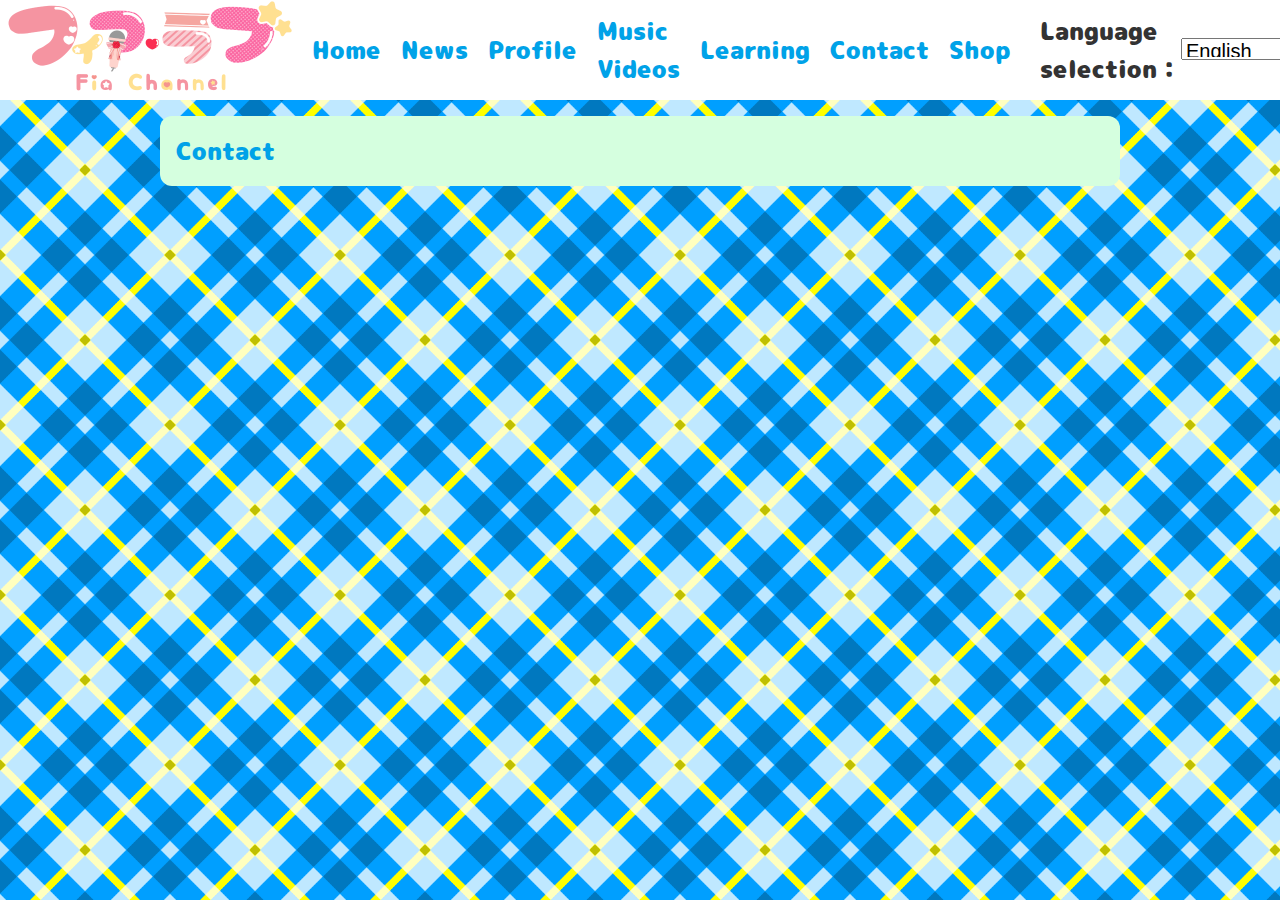
<file: contact.html>
<!DOCTYPE html>
<html lang="ja">
  <head>
    <meta charset="UTF-8">
    <meta name="viewport" content="width=device-width, initial-scale=1.0">
    <title>フィア・ラブ 公式ファンサイト</title>
    <link href="https://fonts.googleapis.com/css2?family=Hachi+Maru+Pop&display=swap" rel="stylesheet">
    <link href="https://fonts.googleapis.com/css2?family=Noto+Sans+KR:wght@400;700&display=swap" rel="stylesheet">
    <link rel="stylesheet" href="c_share.css">
    <style>
      .m{
        height: 100px;
      }

      .n_c{
        max-width: 960px;
        margin: 16px auto;
        padding: 16px;
        border-radius: 12px;
      }

      h3{
        color: rgb(0, 162, 232);
      }
    </style>
  </head>
  <body class="font_c" lang="ja">
    <div class="back_a" id="back_g">
      <script src="j_lang_w.js"></script>
      <script src="jc_data.js"></script>
      <script src="j_share.js"></script>
      <div id="menu"></div>
      <div class="m"></div>
      <div class="n_c">
        <div id="c"></div>
      </div>
    </div>
  </body>
</html>
</file>
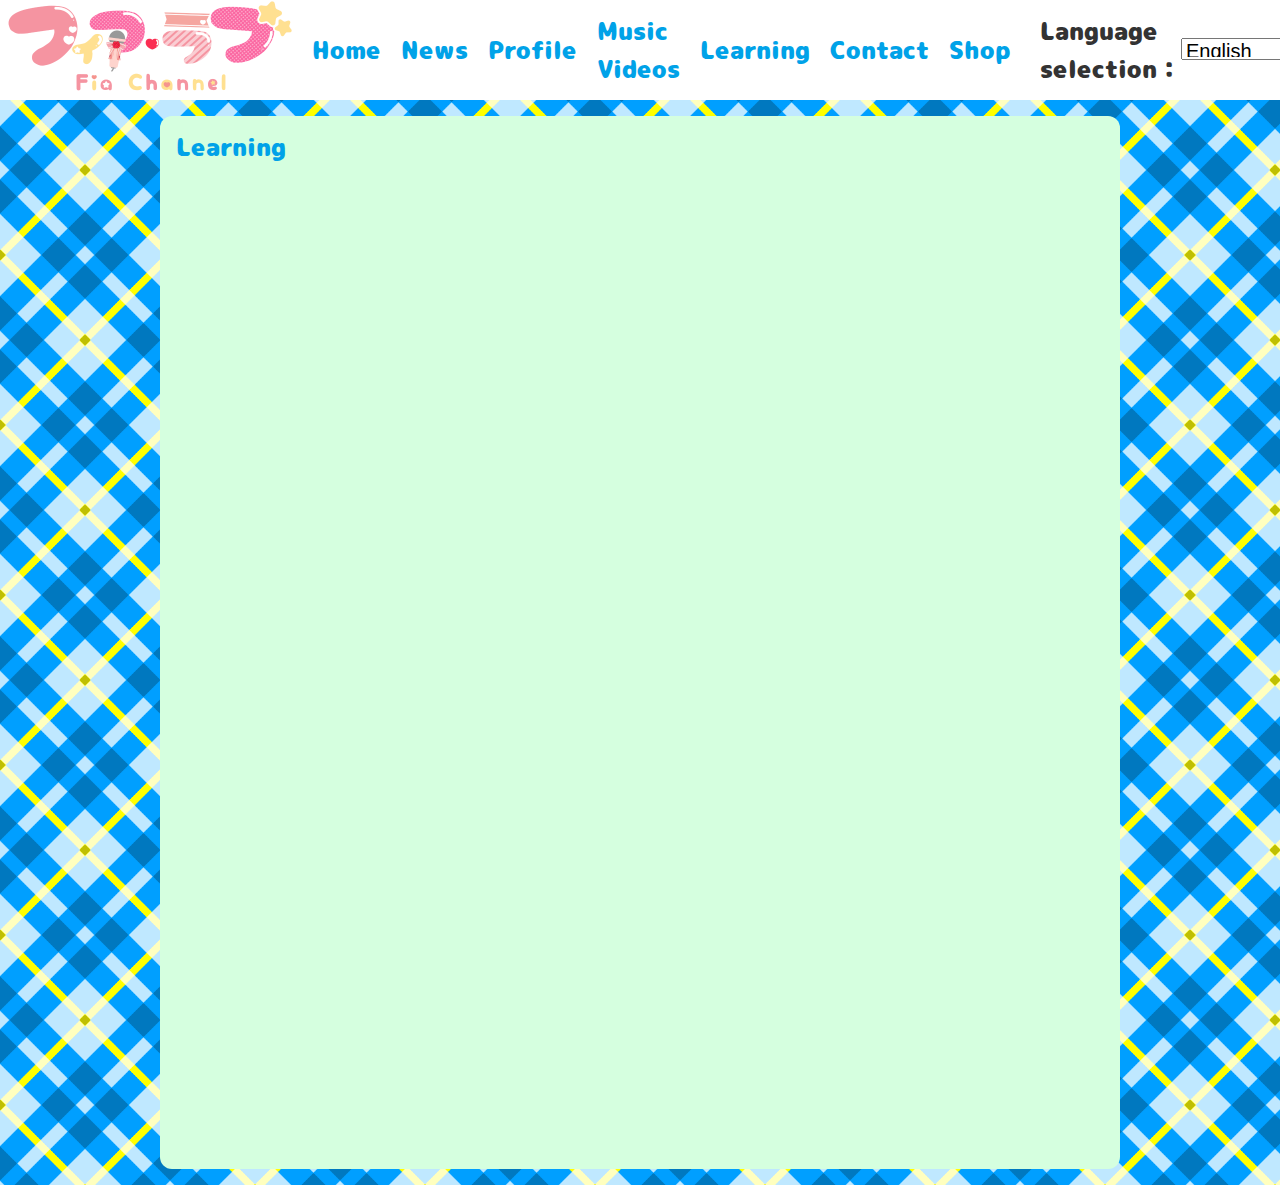
<file: learning.html>
<!DOCTYPE html>
<html lang="ja">
  <head>
    <meta charset="UTF-8">
    <meta name="viewport" content="width=device-width, initial-scale=1.0">
    <title>フィア・ラブ 公式ファンサイト</title>
    <link href="https://fonts.googleapis.com/css2?family=Hachi+Maru+Pop&display=swap" rel="stylesheet">
    <link href="https://fonts.googleapis.com/css2?family=Noto+Sans+KR:wght@400;700&display=swap" rel="stylesheet">
    <link rel="stylesheet" href="c_share.css">
    <style>
      .m{
        height: 100px;
      }

      .n_c{
        max-width: 960px;
        margin: 16px auto;
        padding-top: 11.5px;
        padding-bottom: 9px;
        padding-left: 15.5px;
        padding-right: 16px;
        border-radius: 12px;
      }

      .n_c .day{
        font-size: 12px;
        margin-bottom: -3.5px;
      }

      .n_c a{
        margin: 0 auto 0 12px;
        color: #333;
        font-weight:bold;
      }

      .pre{ white-space: pre; }

      td.a{ width: 280px;}
    </style>
    <script src="j_lang_w.js"></script>
    <script src="jl_data.js"></script>
    <script src="j_share.js"></script>
  </head>
  <body class="font_c" lang="ja">
    <div class="back_a" id="back_g">
        <div id="menu"></div>
        <div class="m"></div>
        <div class="n_c">
          <div id="l"></div>
        </div>
    </div>
  </body>
</html>
</file>
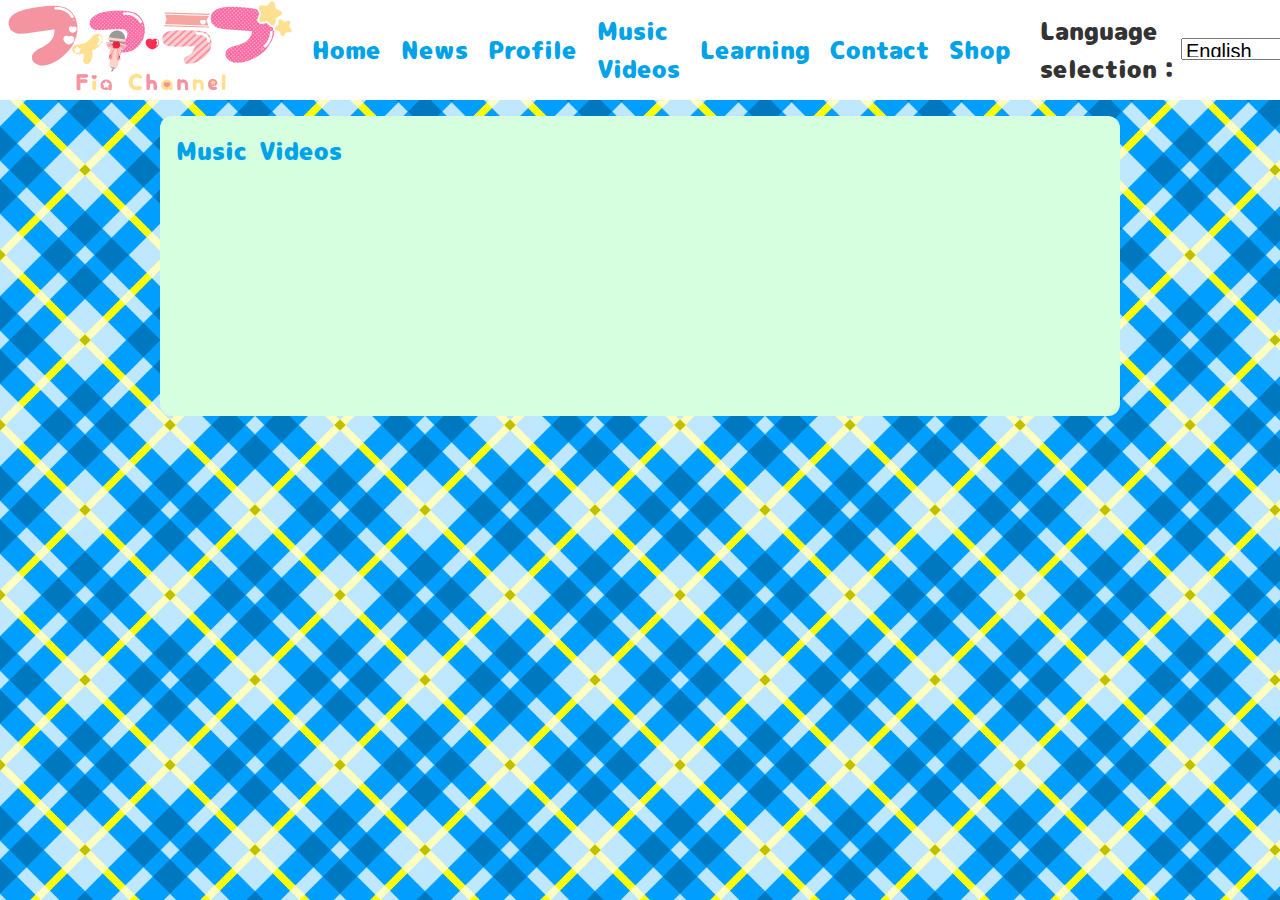
<file: music_v.html>
<!DOCTYPE html>
<html lang="ja">
  <head>
    <meta charset="UTF-8">
    <meta name="viewport" content="width=device-width, initial-scale=1.0">
    <title>フィア・ラブ 公式ファンサイト</title>
    <link href="https://fonts.googleapis.com/css2?family=Hachi+Maru+Pop&display=swap" rel="stylesheet">
    <link href="https://fonts.googleapis.com/css2?family=Noto+Sans+KR:wght@400;700&display=swap" rel="stylesheet">
    <link rel="stylesheet" href="c_share.css">
    <style>
      .m{
        height: 100px;
      }

      .n_c{
        max-width: 960px;
        height: 300px;
        margin: 16px auto;
        padding: 16px;
        border-radius: 12px;
      }
    </style>
  </head>
  <body class="font_c" lang="ja">
    <div class="back_a" id="back_g">
      <script src="j_lang_w.js"></script>
      <script src="jm_data.js"></script>
      <script src="j_share.js"></script>
      <div id="menu"></div>
      <div class="m"></div>
      <div class="n_c">
        <div id="m1"></div>
      </div>
    </div>
  </body>
</html>
</file>
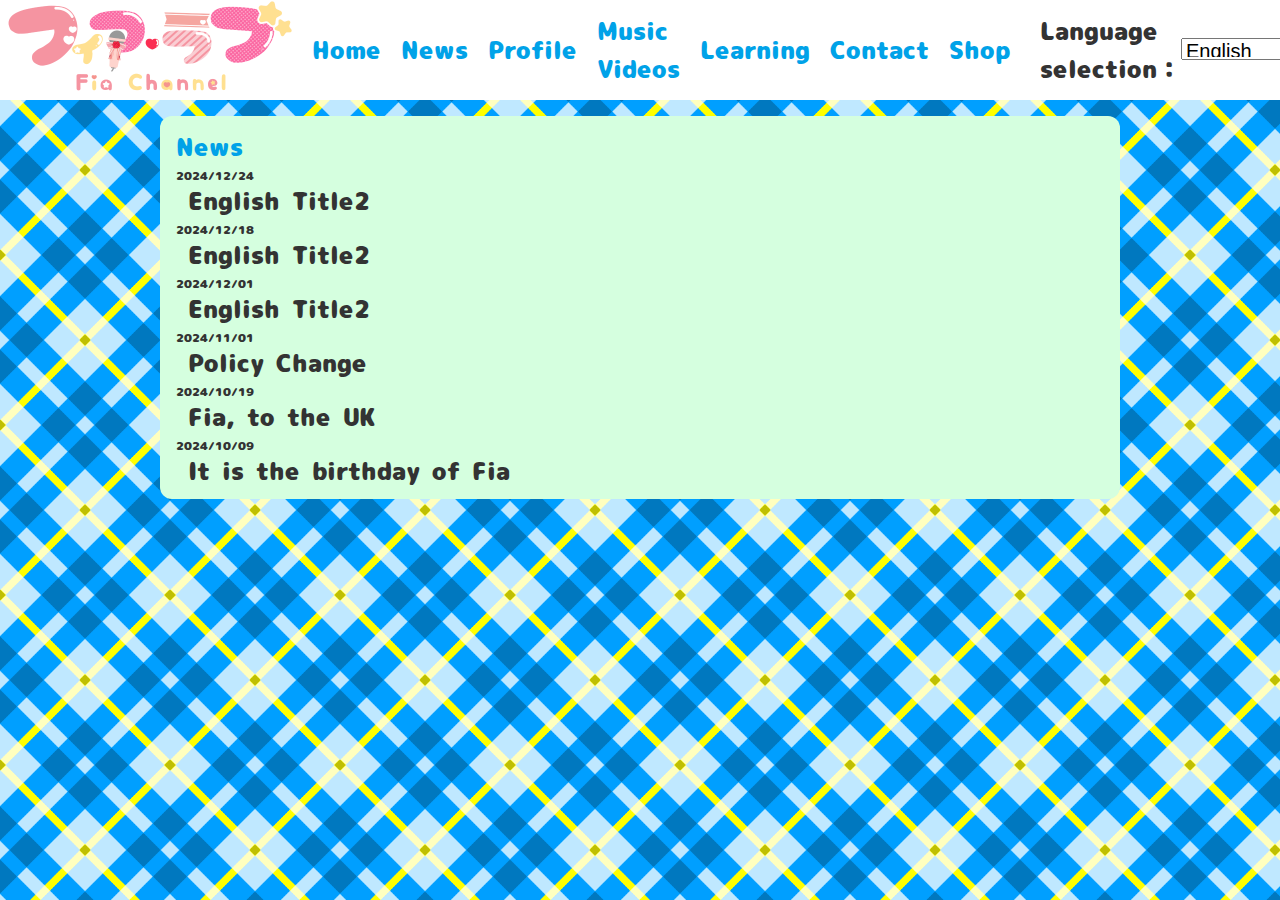
<file: news.html>
<!DOCTYPE html>
<html lang="ja">
  <head>
    <meta charset="UTF-8">
    <meta name="viewport" content="width=device-width, initial-scale=1.0">
    <title>フィア・ラブ 公式ファンサイト</title>
    <link href="https://fonts.googleapis.com/css2?family=Hachi+Maru+Pop&display=swap" rel="stylesheet">
    <link href="https://fonts.googleapis.com/css2?family=Noto+Sans+KR:wght@400;700&display=swap" rel="stylesheet">
    <link rel="stylesheet" href="c_share.css">
    <style>
      .m{
        height: 100px;
      }

      .n_c{
        max-width: 960px;
        margin: 16px auto;
        padding-top: 11.5px;
        padding-bottom: 9px;
        padding-left: 15.5px;
        border-radius: 12px;
      }

      .n_c .day{
        font-size: 12px;
        margin-bottom: -3.5px;
      }

      .n_c a{
        margin: 0 auto 0 12px;
        color: #333;
        font-weight:bold;
      }
    </style>
    <script src="j_lang_w.js"></script>
    <script src="news/n_data.js"></script>
    <script src="j_share.js"></script>
  </head>
  <body class="font_c" lang="ja">
    <div class="back_a" id="back_g">
      <div id="menu"></div>
      <div class="m"></div>
      <div class="n_c">
        <div id="n"></div>
      </div>
    </div>
  </body>
</html>
</file>
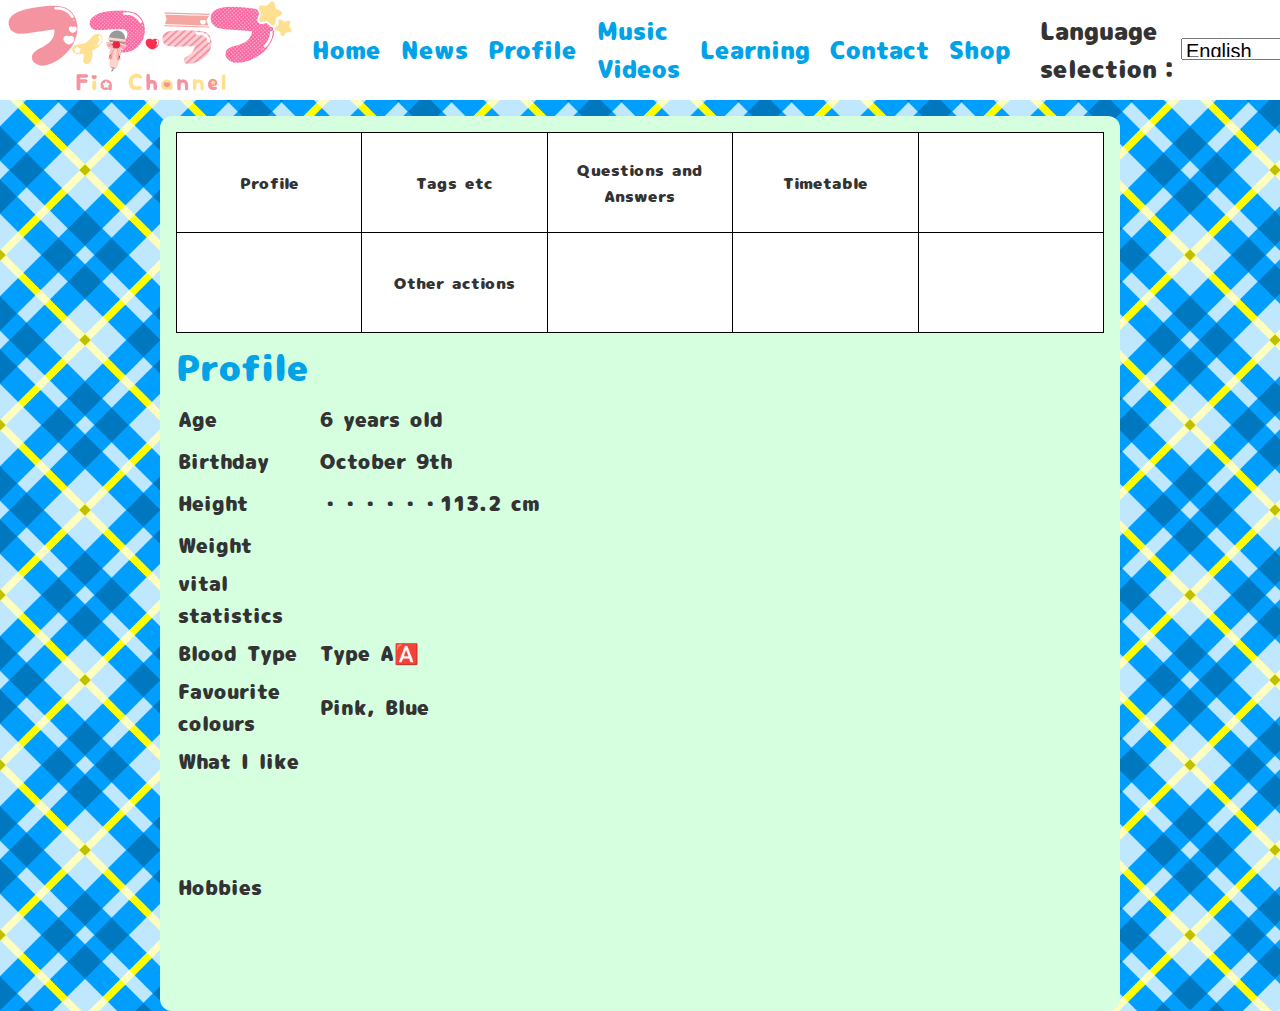
<file: profile.html>
<!DOCTYPE html>
<html lang="ja">
  <head>
    <meta charset="UTF-8">
    <meta name="viewport" content="width=device-width, initial-scale=1.0">
    <title>フィア・ラブ 公式ファンサイト</title>
    <link href="https://fonts.googleapis.com/css2?family=Hachi+Maru+Pop&display=swap" rel="stylesheet">
    <link href="https://fonts.googleapis.com/css2?family=Noto+Sans+KR:wght@400;700&display=swap" rel="stylesheet">
    <link rel="stylesheet" href="c_share.css">
    <style>
      .m{
        height: 100px;
      }

      h2{ color: rgb(0, 162, 232); }
      .n_c{
        max-width: 960px;
        margin: 16px auto;
        border-radius: 12px;
        padding: 16px;
      }

      .n_c .day{
        font-size: 12px;
        margin-bottom: -3.5px;
      }

      .n_c a{
        margin: 0 auto 0 12px;
        color: #333;
        font-weight:bold;
      }

      #area img{
        width:40px;
        height:40px;
      }

      #tab{ 
        width: 928px;
        border-collapse: collapse;
        table-layout: fixed;
        text-align: center;
        margin-bottom: 6px;
        border: 1px solid #000;
      }

      #tab td {
        border: 1px solid #000;
        padding: 10px;
        background-color: #FFF;
        cursor: pointer;
        width: 20%;
        height: 100px;
        vertical-align: middle;
        font-size: 16px;
      }

      #tab2{ font-size: 20px; }

      center{ color:#F00; font-size: 32px; }

      td[data-c="1"],
      td[data-c="2"],
      td[data-c="3"],
      td[data-c="4"],
      td[data-c="5"],
      td[data-c="8"],
      td[data-c="10"] {
        font-size: 24px;
      }

      td[data-c="6"]{
        font-size: 20px;
      }
      
      td[data-c="7"], td[data-c="9"] {
        font-size: 16px;
      }

     .te .a{ width:140px; height:40px; }
     .p2 .a{ font-size: 20px; width:230px; height:40px; }
     .p2 .b{ font-size: 20px; color: rgb(0, 162, 232); }
    </style>
    <script src="j_lang_w.js"></script>
    <script src="jp_data.js"></script>
    <script src="j_share.js"></script>
  </head>
  <body class="font_c" lang="ja">
    <div class="back_a" id="back_g">
      <div id="menu"></div>
      <div class="m"></div>
      <div class="n_c">
        <table id="tab"></table>
        <div id="area"></div>
      </div>
    </div>
  </body>
</html>
</file>
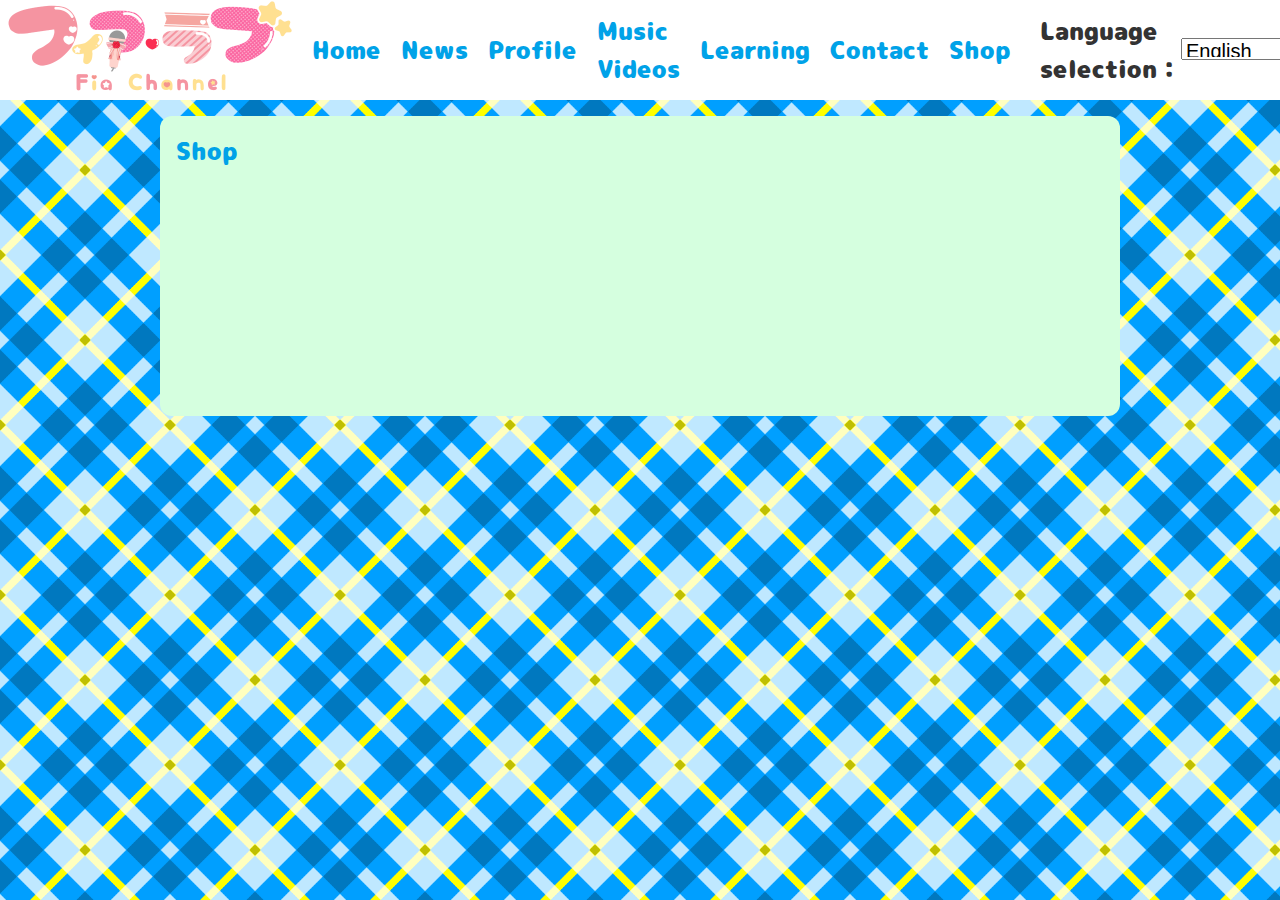
<file: shop.html>
<!DOCTYPE html>
<html lang="ja">
  <head>
    <meta charset="UTF-8">
    <meta name="viewport" content="width=device-width, initial-scale=1.0">
    <title>フィア・ラブ 公式ファンサイト</title>
    <link href="https://fonts.googleapis.com/css2?family=Hachi+Maru+Pop&display=swap" rel="stylesheet">
    <link href="https://fonts.googleapis.com/css2?family=Noto+Sans+KR:wght@400;700&display=swap" rel="stylesheet">
    <link rel="stylesheet" href="c_share.css">
    <style>
      .m{
        height: 100px;
      }

      .n_c{
        max-width: 960px;
        height: 300px;
        margin: 16px auto;
        padding: 16px;
        border-radius: 12px;
      }
    </style>
  </head>
  <body class="font_c" lang="ja">
    <div class="back_a" id="back_g">
      <script src="j_lang_w.js"></script>
      <script src="js_data.js"></script>
      <script src="j_share.js"></script>
      <div id="menu"></div>
      <div class="m"></div>
      <div class="n_c">
        <div id="s"></div>
      </div>
    </div>
  </body>
</html>
</file>
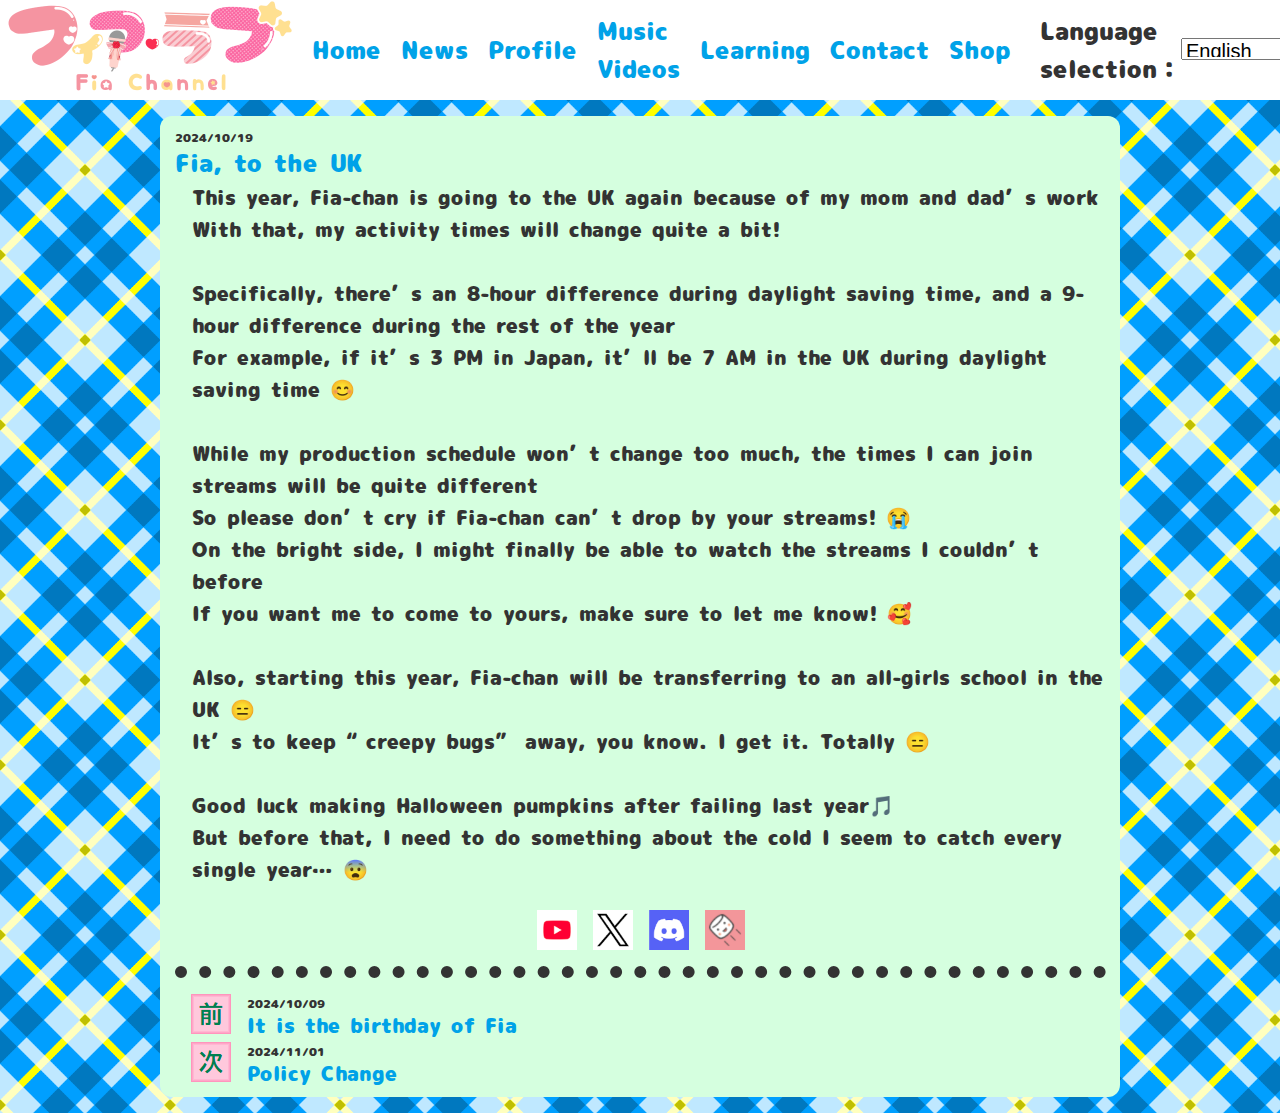
<file: news/2.html>
<!DOCTYPE html>
<html lang="ja">
  <head>
    <meta charset="UTF-8">
    <meta name="viewport" content="width=device-width, initial-scale=1.0">
    <title>フィア・ラブ 公式ファンサイト</title>
    <link href="https://fonts.googleapis.com/css2?family=Hachi+Maru+Pop&display=swap" rel="stylesheet">
    <link href="https://fonts.googleapis.com/css2?family=Noto+Sans+KR:wght@400;700&display=swap" rel="stylesheet">
    <link rel="stylesheet" href="../c_share.css">
    <link rel="stylesheet" href="news.css">
    <script src="n_data.js"></script>
    <script src="../j_lang_w.js"></script>
    <script src="news.js"></script>
  </head>
  <body class="font_c" lang="ja">
    <!-- 非表示のID -->
    <span id="dataId" class="hidden">2</span>
    <div class="back_a" id="back_g" >
      <div id="menu"></div>
      <div class="m"></div>
      <div class="n_c">
        <div class="day" id="n_day"></div>
        <p id="n_titl"></p>
        <div id="m_text"></div>              
        <div class="icon_links">
          <div><a href="https://www.youtube.com/@fia_love"><img src="../p_youtube_icon.png" alt="YouTube"></a></div>
          <div><a href="https://twitter.com/FiaVtuber"><img src="../p_x_icon.png" alt="Twitter"></a></div>
          <div><a href="https://discord.gg/tCVQCJkzUb"><img src="../p_discord_icon.png" alt="Discord"></a></div>
          <div><a href="https://marshmallow-qa.com/fia_love_vtuber?utm_medium=url_text&utm_source=promotion"><img src="../p_marshmallow_icon.png" alt="Marshmallow"></a></div>
        </div>
        <hr>
        <div class = "link_c" id="front" ></div>
        <div class = "link_c2" id="next" ></div>
      </div>
    </div>
  </body>
</html>
</file>
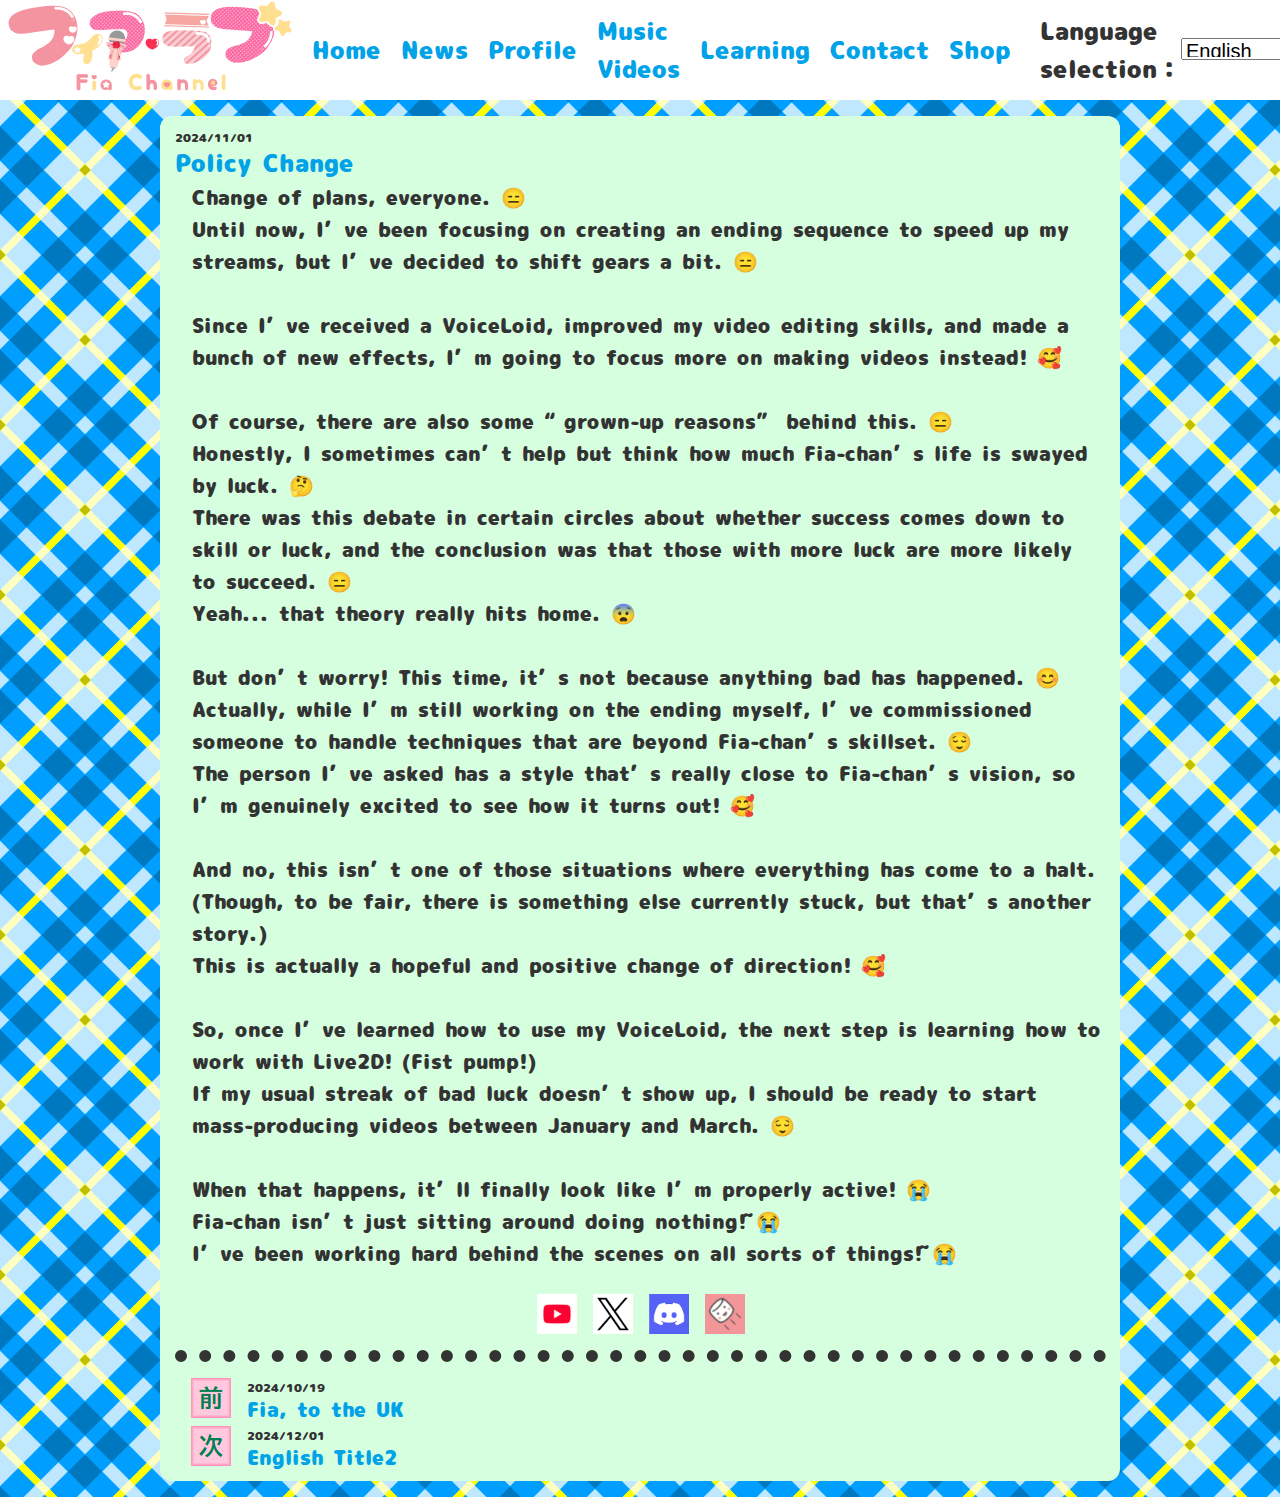
<file: news/3.html>
<!DOCTYPE html>
<html lang="ja">
  <head>
    <meta charset="UTF-8">
    <meta name="viewport" content="width=device-width, initial-scale=1.0">
    <title>フィア・ラブ 公式ファンサイト</title>
    <link href="https://fonts.googleapis.com/css2?family=Hachi+Maru+Pop&display=swap" rel="stylesheet">
    <link href="https://fonts.googleapis.com/css2?family=Noto+Sans+KR:wght@400;700&display=swap" rel="stylesheet">
    <link rel="stylesheet" href="../c_share.css">
    <link rel="stylesheet" href="news.css">
    <script src="n_data.js"></script>
    <script src="../j_lang_w.js"></script>
    <script src="news.js"></script>
  </head>
  <body class="font_c" lang="ja">
    <!-- 非表示のID -->
    <span id="dataId" class="hidden">3</span>
    <div class="back_a" id="back_g" >
      <div id="menu"></div>
      <div class="m"></div>
      <div class="n_c">
        <div class="day" id="n_day"></div>
        <p id="n_titl"></p>
        <div id="m_text"></div>              
        <div class="icon_links">
          <div><a href="https://www.youtube.com/@fia_love"><img src="../p_youtube_icon.png" alt="YouTube"></a></div>
          <div><a href="https://twitter.com/FiaVtuber"><img src="../p_x_icon.png" alt="Twitter"></a></div>
          <div><a href="https://discord.gg/tCVQCJkzUb"><img src="../p_discord_icon.png" alt="Discord"></a></div>
          <div><a href="https://marshmallow-qa.com/fia_love_vtuber?utm_medium=url_text&utm_source=promotion"><img src="../p_marshmallow_icon.png" alt="Marshmallow"></a></div>
        </div>
        <hr>
        <div class = "link_c" id="front" ></div>
        <div class = "link_c2" id="next" ></div>
      </div>
    </div>
  </body>
</html>
</file>
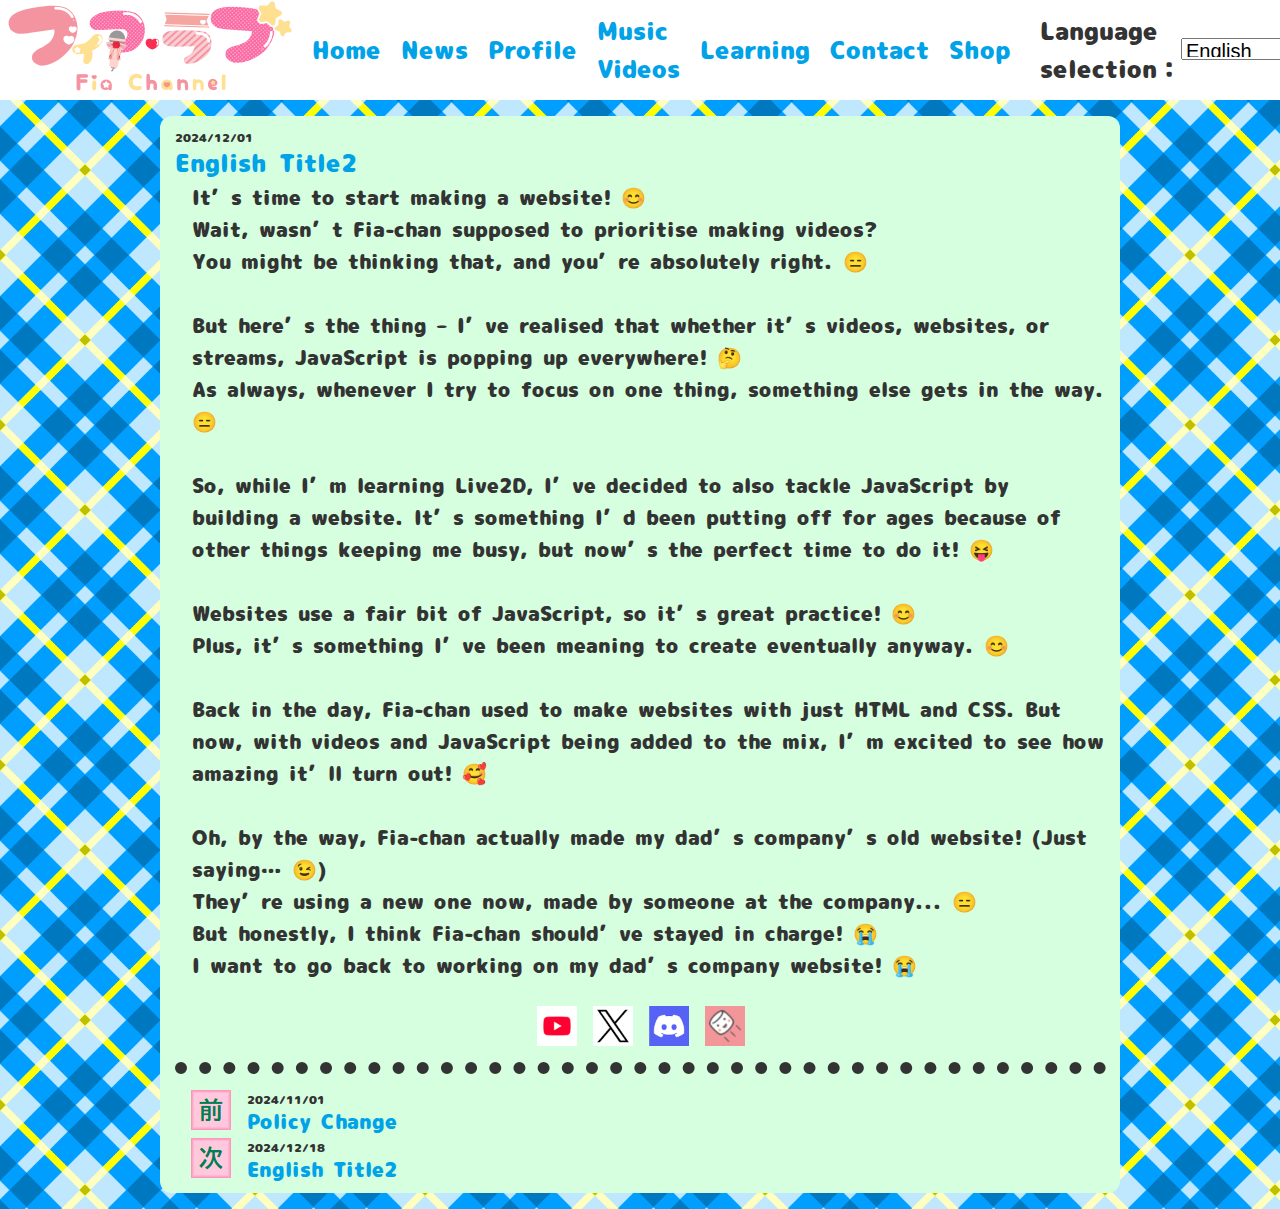
<file: news/4.html>
<!DOCTYPE html>
<html lang="ja">
  <head>
    <meta charset="UTF-8">
    <meta name="viewport" content="width=device-width, initial-scale=1.0">
    <title>フィア・ラブ 公式ファンサイト</title>
    <link href="https://fonts.googleapis.com/css2?family=Hachi+Maru+Pop&display=swap" rel="stylesheet">
    <link href="https://fonts.googleapis.com/css2?family=Noto+Sans+KR:wght@400;700&display=swap" rel="stylesheet">
    <link rel="stylesheet" href="../c_share.css">
    <link rel="stylesheet" href="news.css">
    <script src="n_data.js"></script>
    <script src="../j_lang_w.js"></script>
    <script src="news.js"></script>
  </head>
  <body class="font_c" lang="ja">
    <!-- 非表示のID -->
    <span id="dataId" class="hidden">4</span>
    <div class="back_a" id="back_g" >
      <div id="menu"></div>
      <div class="m"></div>
      <div class="n_c">
        <div class="day" id="n_day"></div>
        <p id="n_titl"></p>
        <div id="m_text"></div>              
        <div class="icon_links">
          <div><a href="https://www.youtube.com/@fia_love"><img src="../p_youtube_icon.png" alt="YouTube"></a></div>
          <div><a href="https://twitter.com/FiaVtuber"><img src="../p_x_icon.png" alt="Twitter"></a></div>
          <div><a href="https://discord.gg/tCVQCJkzUb"><img src="../p_discord_icon.png" alt="Discord"></a></div>
          <div><a href="https://marshmallow-qa.com/fia_love_vtuber?utm_medium=url_text&utm_source=promotion"><img src="../p_marshmallow_icon.png" alt="Marshmallow"></a></div>
        </div>
        <hr>
        <div class = "link_c" id="front" ></div>
        <div class = "link_c2" id="next" ></div>
      </div>
    </div>
  </body>
</html>
</file>
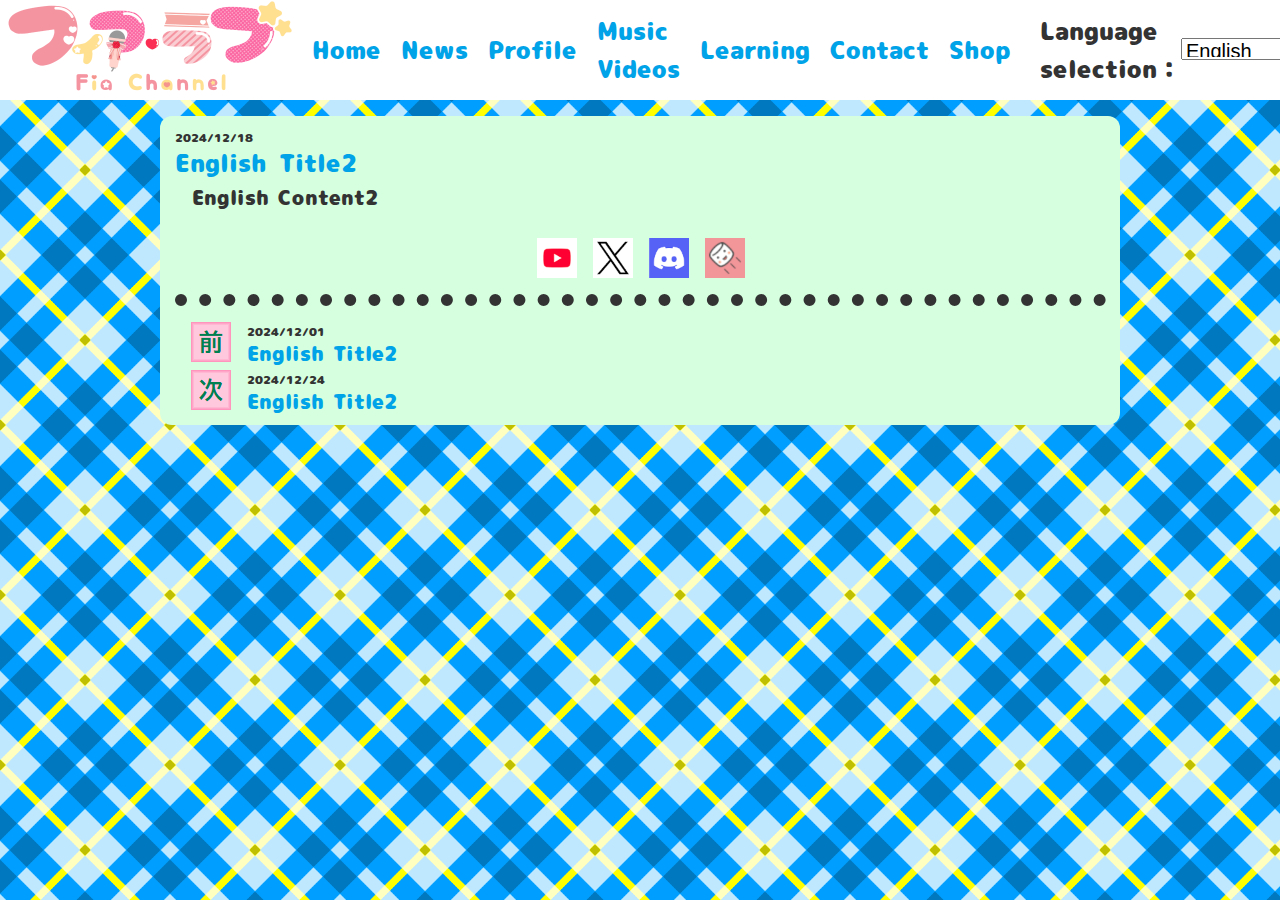
<file: news/5.html>
<!DOCTYPE html>
<html lang="ja">
  <head>
    <meta charset="UTF-8">
    <meta name="viewport" content="width=device-width, initial-scale=1.0">
    <title>フィア・ラブ 公式ファンサイト</title>
    <link href="https://fonts.googleapis.com/css2?family=Hachi+Maru+Pop&display=swap" rel="stylesheet">
    <link href="https://fonts.googleapis.com/css2?family=Noto+Sans+KR:wght@400;700&display=swap" rel="stylesheet">
    <link rel="stylesheet" href="../c_share.css">
    <link rel="stylesheet" href="news.css">
    <script src="n_data.js"></script>
    <script src="../j_lang_w.js"></script>
    <script src="news.js"></script>
  </head>
  <body class="font_c" lang="ja">
    <!-- 非表示のID -->
    <span id="dataId" class="hidden">5</span>
    <div class="back_a" id="back_g" >
      <div id="menu"></div>
      <div class="m"></div>
      <div class="n_c">
        <div class="day" id="n_day"></div>
        <p id="n_titl"></p>
        <div id="m_text"></div>              
        <div class="icon_links">
          <div><a href="https://www.youtube.com/@fia_love"><img src="../p_youtube_icon.png" alt="YouTube"></a></div>
          <div><a href="https://twitter.com/FiaVtuber"><img src="../p_x_icon.png" alt="Twitter"></a></div>
          <div><a href="https://discord.gg/tCVQCJkzUb"><img src="../p_discord_icon.png" alt="Discord"></a></div>
          <div><a href="https://marshmallow-qa.com/fia_love_vtuber?utm_medium=url_text&utm_source=promotion"><img src="../p_marshmallow_icon.png" alt="Marshmallow"></a></div>
        </div>
        <hr>
        <div class = "link_c" id="front" ></div>
        <div class = "link_c2" id="next" ></div>
      </div>
    </div>
  </body>
</html>
</file>
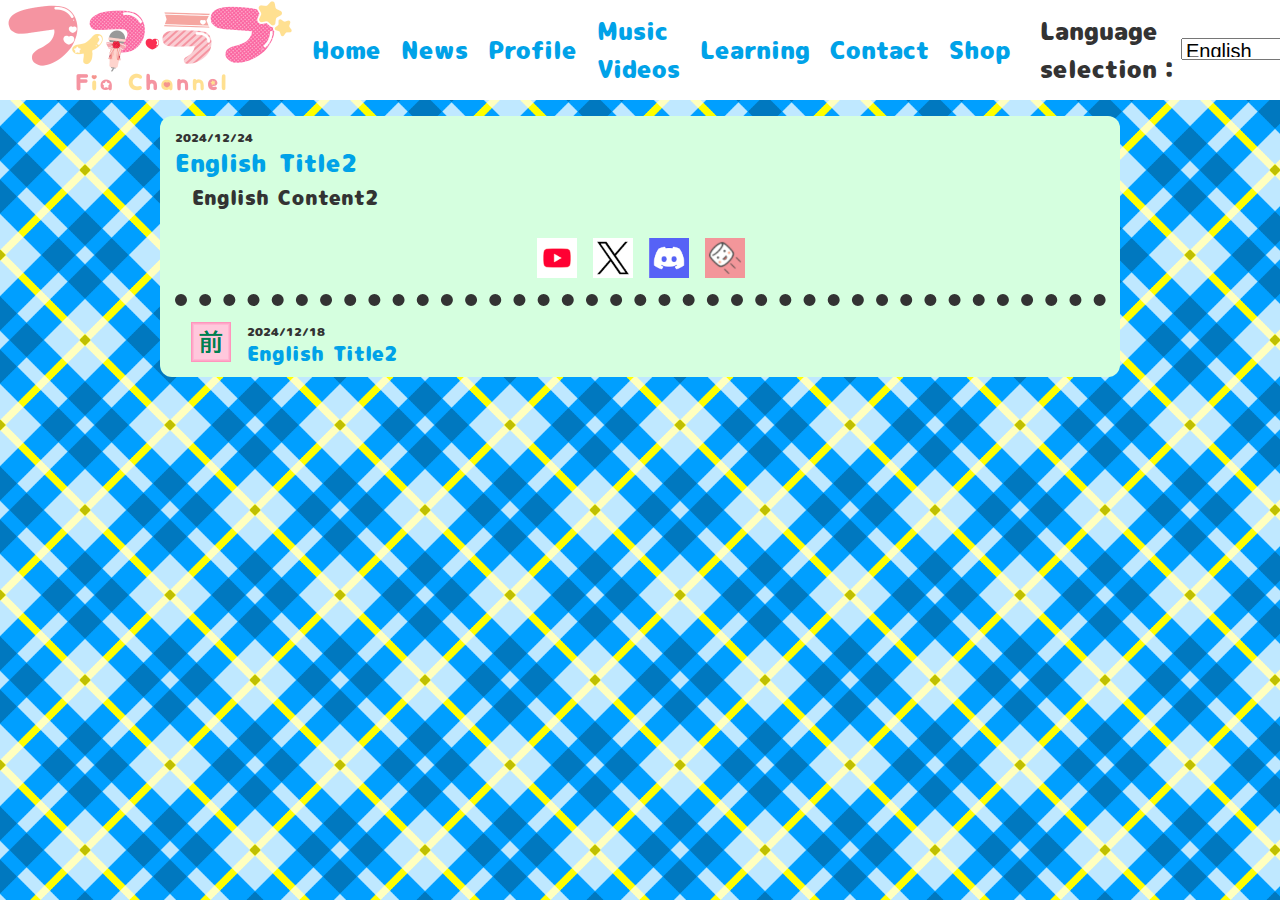
<file: news/6.html>
<!DOCTYPE html>
<html lang="ja">
  <head>
    <meta charset="UTF-8">
    <meta name="viewport" content="width=device-width, initial-scale=1.0">
    <title>フィア・ラブ 公式ファンサイト</title>
    <link href="https://fonts.googleapis.com/css2?family=Hachi+Maru+Pop&display=swap" rel="stylesheet">
    <link href="https://fonts.googleapis.com/css2?family=Noto+Sans+KR:wght@400;700&display=swap" rel="stylesheet">
    <link rel="stylesheet" href="../c_share.css">
    <link rel="stylesheet" href="news.css">
    <script src="n_data.js"></script>
    <script src="../j_lang_w.js"></script>
    <script src="news.js"></script>
  </head>
  <body class="font_c" lang="ja">
    <!-- 非表示のID -->
    <span id="dataId" class="hidden">6</span>
    <div class="back_a" id="back_g" >
      <div id="menu"></div>
      <div class="m"></div>
      <div class="n_c">
        <div class="day" id="n_day"></div>
        <p id="n_titl"></p>
        <div id="m_text"></div>              
        <div class="icon_links">
          <div><a href="https://www.youtube.com/@fia_love"><img src="../p_youtube_icon.png" alt="YouTube"></a></div>
          <div><a href="https://twitter.com/FiaVtuber"><img src="../p_x_icon.png" alt="Twitter"></a></div>
          <div><a href="https://discord.gg/tCVQCJkzUb"><img src="../p_discord_icon.png" alt="Discord"></a></div>
          <div><a href="https://marshmallow-qa.com/fia_love_vtuber?utm_medium=url_text&utm_source=promotion"><img src="../p_marshmallow_icon.png" alt="Marshmallow"></a></div>
        </div>
        <hr>
        <div class = "link_c" id="front" ></div>
        <div class = "link_c2" id="next" ></div>
      </div>
    </div>
  </body>
</html>
</file>
<file: c_share.css>
* {
  margin: 0;
  padding: 0;
  box-sizing: border-box;
}

body, html {
  margin: 0 auto -16px; /* デフォルトのマージンをリセット */
  padding: 0;
}

body {

  line-height: 1.6;
  background-color: rgb(255, 200, 220);
  color: #333;
  background-repeat: repeat;
}

.back_a{
  background-size: 170px 170px;
}

p{ color: rgb(0, 162, 232); }

.winter { background-image: url('p_winter.png'); }
.spring { background-image: url('p_spring.png'); }
.summer { background-image: url('p_summer.png'); }
.autumn { background-image: url('p_autumn.png'); }

.top_bar {
  height: 100px; /* 縦100px */
  background-color: white; /* 白色 */
  width: 100%; /* 横幅を全画面に設定 */
  position: fixed; /* 常に画面の上部に表示 */
  display: flex;
  justify-content: space-between; /* 左右に要素を配置 */
  align-items: center; /* 垂直方向の中央揃え */
  font-size: 24px;
  z-index: 10;
}

.bar_r {
  display: flex;
  align-items: center;
}

a{
  text-decoration: none;
  color: rgb(0, 162, 232); /* 必要に応じて文字色を設定 */
}

.bar_r a { 
  margin: 0 10px; /* リンク間のスペースを追加 */
}

.lab{
  margin-left: 20px;
}

.language_select {
  margin: -2.5px 20px 0px 0px;
  font-size: 24px;
}

.language_select select{
  height: 22px;
  font-size: 20px;
  margin-top:-1px;
  padding-bottom: 1.5px;
}

.language_select option{
  font-size: 20px;
}

@font-face {
  font-family: '07にくまるフォント';
    src:
      url('07にくまるフォント.woff2') format('woff2'),
      url('07にくまるフォント.woff') format('woff'),
      url('07にくまるフォント.ttf') format('truetype'),
      url('07にくまるフォント.otf') format('opentype');
  font-weight: bold;
}

.font_c[lang="ja"]{
  font-family: "07にくまるフォント","Hachi Maru Pop", "ヒラギノ丸ゴ ProN", "Hiragino Maru Gothic ProN", "游ゴシック体", "Yu Gothic", "メイリオ", "Meiryo", sans-serif;
  font-weight: bold;
  font-size: 24px;
}

.font_c[lang="zh"]{
  font-family: "Microsoft Yahei", "PingHei", sans-serif;
  font-weight: normal;
}

.font_c[lang="ko"]{
  font-family: "Single Day", "카페24 숑숑", "땅스부대찌개", "창원단감아삭체", "Malgun Gothic", "Yoon Gothic", sans-serif;
  font-weight: bold;
}

.font_c:not([lang="ja"]):not([lang="zh"]):not([lang="ko"]){
  font-family: "Comic Sans MS", "MV Boli", "Chalkduster", "Chalkboard SE", "cursive", "Rockwell", sans-serif;
  font-weight: normal;
  font-size: 18px;
}

.n_c{
  background-color: rgb(213, 255, 223);
}

@media (max-width: 960px) {
   body { max-width: 100%; /* 幅が1440pxを超えないようにする */ }
}

@media (max-width: 768px) {
  header, main, footer { padding: 10px; }
}

@media (max-width: 480px) {
  .language_select { font-size: 14px; }
   h1 { font-size: 24px; }
   h4 { font-size: 12px; margin-top: -20px;}
}
</file>
<file: news/news.css>
boby{
  overflow: hidden; /* 画面の外に出るコンテンツは隠されます */
}

.hidden {
  display: none;
}

.m{
  height: 100px;
}
    
.back_a { 
  width: 100%;
  position: absolute;
  top: 0; left: 0;
  background-repeat: repeat;
}

.winter_n { background-image: url('../p_winter.png'); }
.spring_n { background-image: url('../p_spring.png'); }
.summer_n { background-image: url('../p_summer.png'); }
.autumn_n { background-image: url('../p_autumn.png'); }

.n_c{
  max-width: 960px;
  margin: 16px auto;
  background-color: rgb(213, 255, 223);
  padding-top: 12px;
  padding-bottom: 9px;
  padding-left: 15px;
  border-radius: 12px;
  font-size: 20px;  
}    

.day{
  font-size: 12px;
  margin-bottom: -3.5px;
}

p{
  font-size: 24px;
  margin-bottom: -1px;
}

#m_text{
  margin-left: 16.5px;
  white-space: pre-wrap;
  width: 913px;
  margin-bottom: 24.5px;
}

.icon_links {
  display: flex;
  justify-content: center;
  margin-top:-5px;
  margin-left:-14px;
}    

.icon_links img { width: 40px; height: 40px; margin: 5px 8px 0 8px;}

hr{ 
  width: 931px;
  border-top: 12px dotted #333;
  border-left: 0;
  border-right: 0;
  border-bottom: 0;
  margin-top:8px;
}

.link_c,.link_c2{
  display: flex;
  margin-left:16px;
}

.link_c{
  margin-top:16px;
  margin-left:16px;
}

.link_c2{
  margin-bottom:-1.5px;
}

.link_l{
  margin-right:16px;
}

.video_c video { 
  width: 928px; height: auto;
  margin-left: 1px; 
}
</file>
